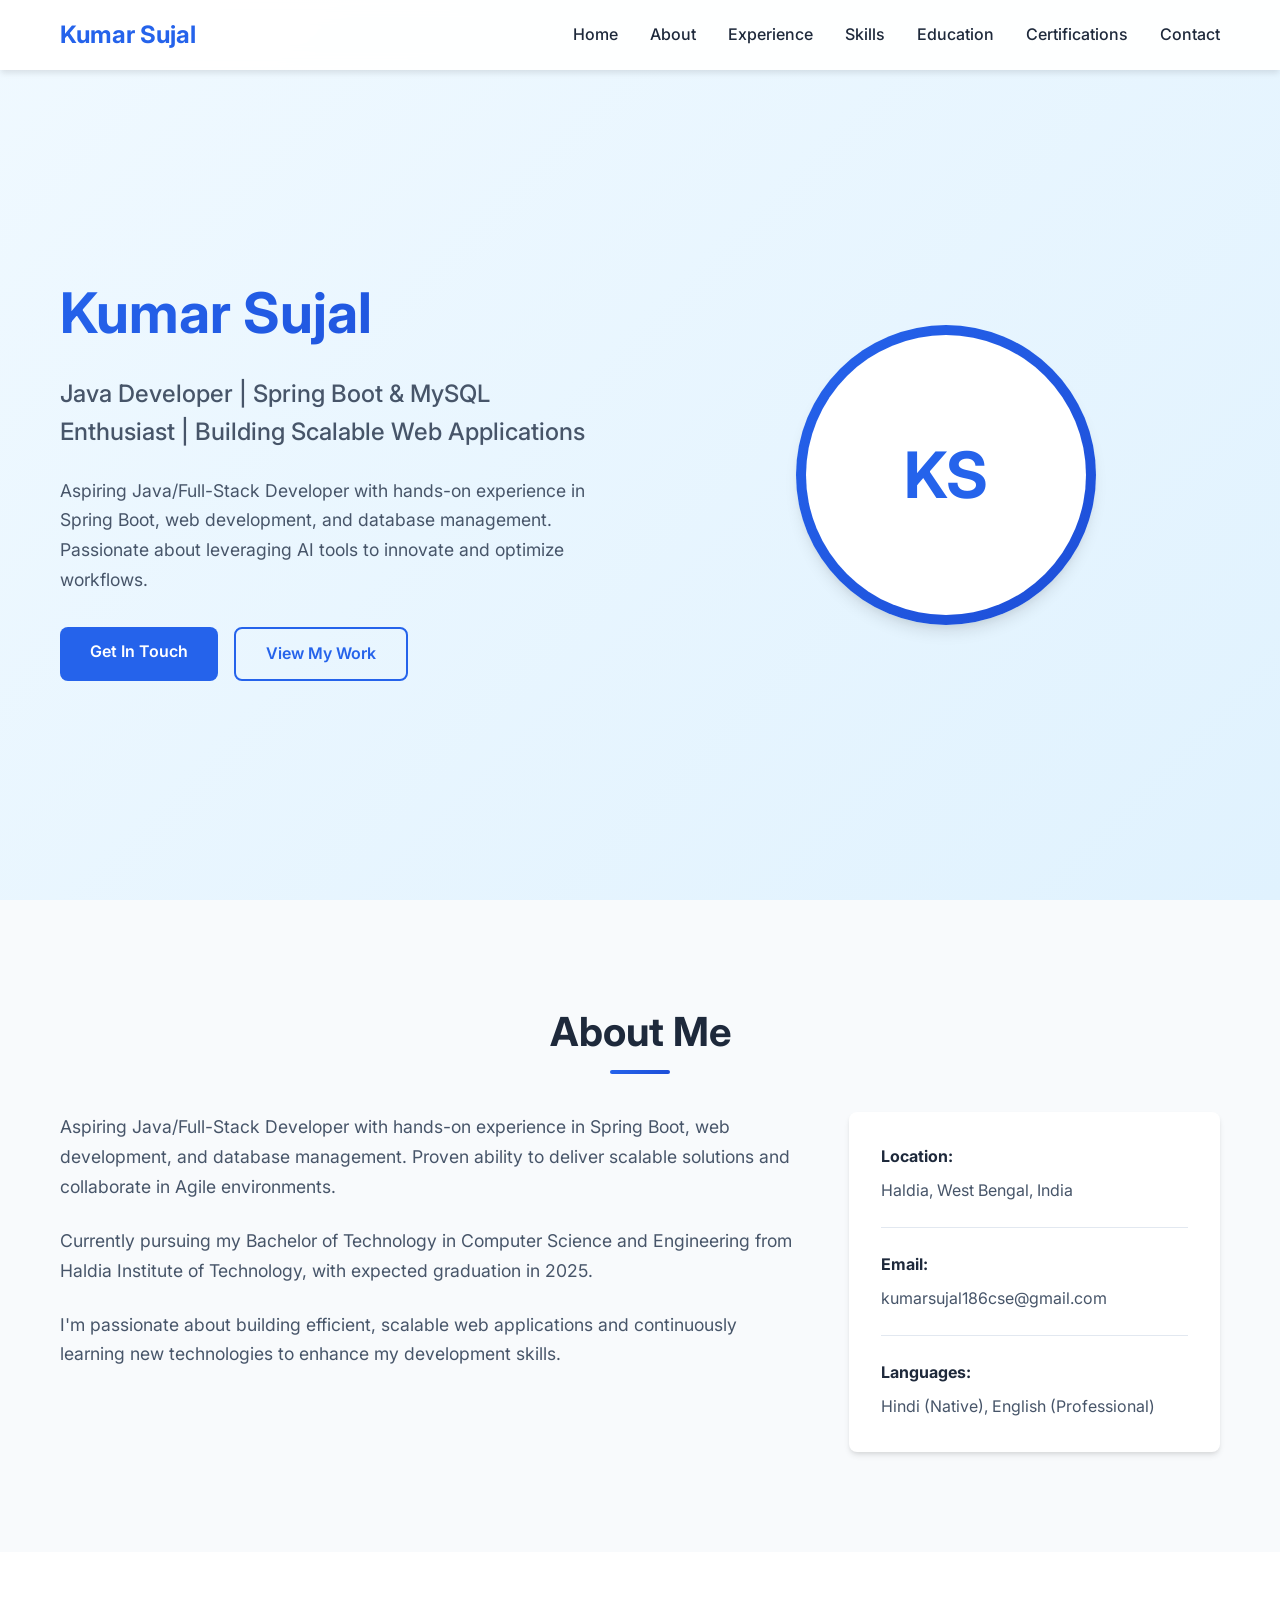
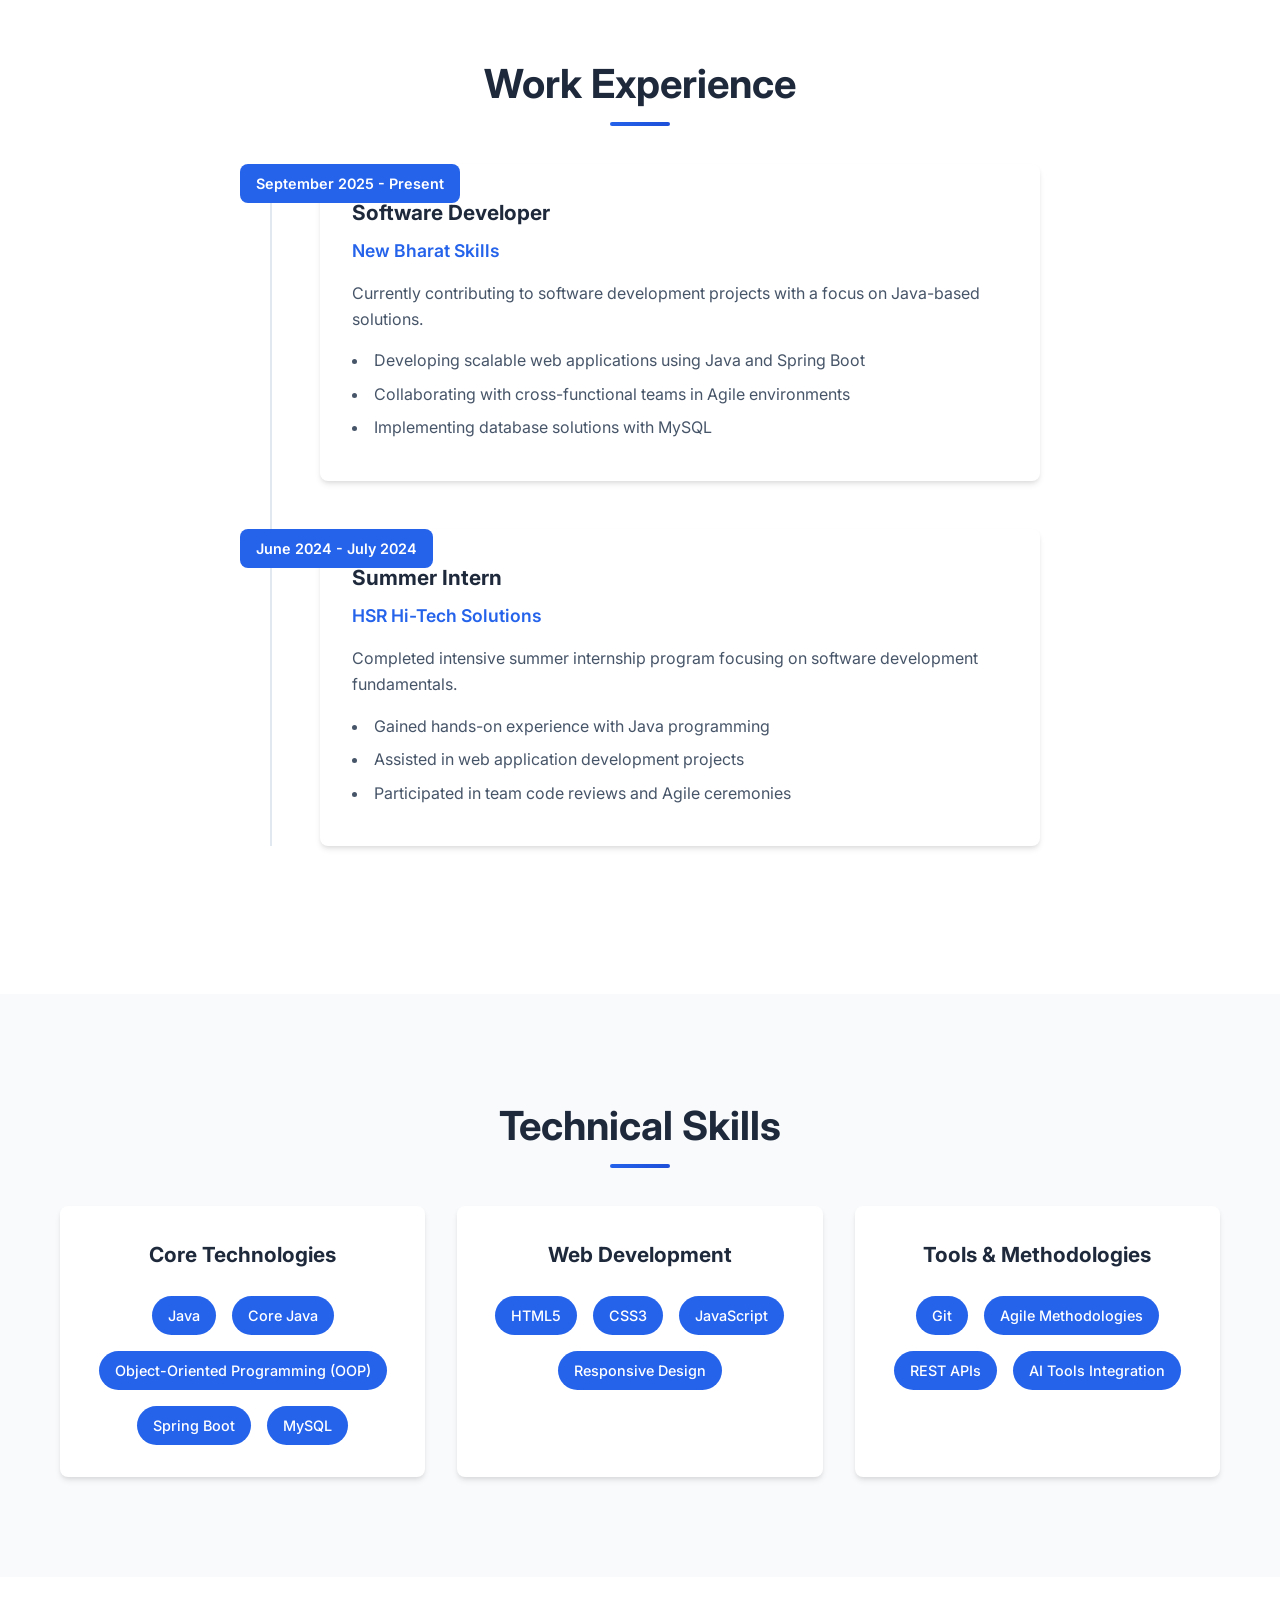
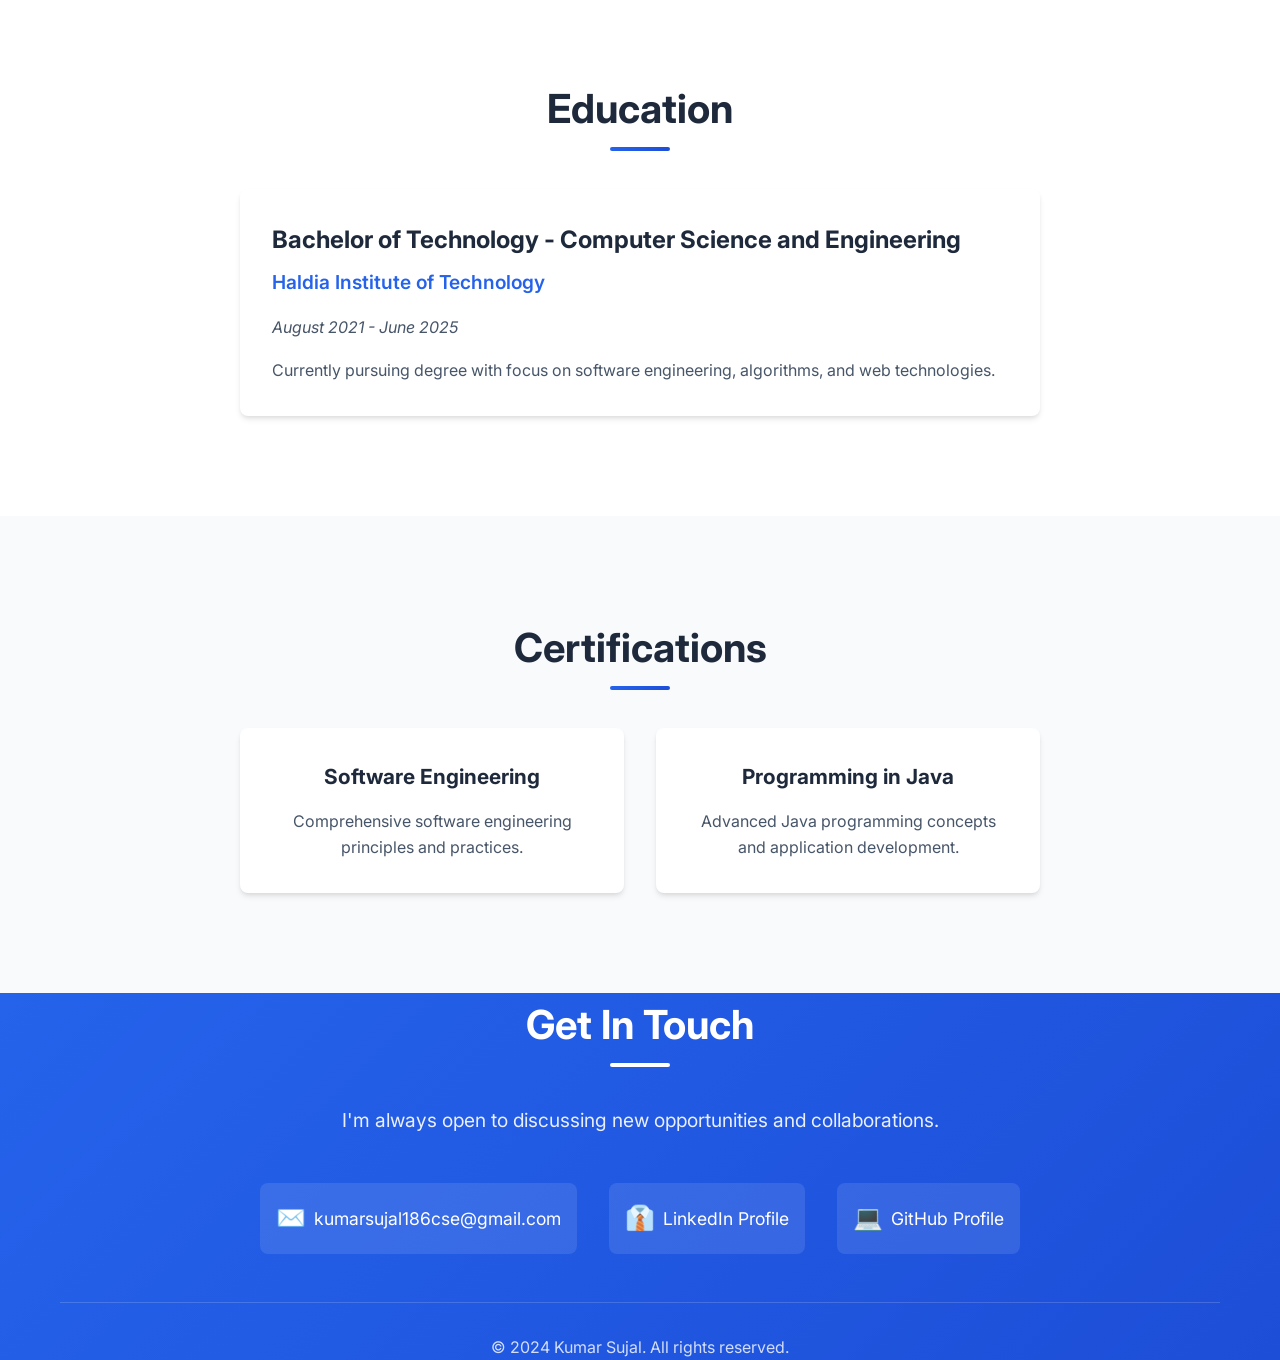
<file: index.html>
<!DOCTYPE html>
<html lang="en">
<head>
    <meta charset="UTF-8">
    <meta name="viewport" content="width=device-width, initial-scale=1.0">
    <title>Kumar Sujal - Java Developer</title>
    <link rel="stylesheet" href="styles.css">
    <link rel="preconnect" href="https://fonts.googleapis.com">
    <link rel="preconnect" href="https://fonts.gstatic.com" crossorigin>
    <link href="https://fonts.googleapis.com/css2?family=Inter:wght@300;400;500;600;700&display=swap" rel="stylesheet">
</head>
<body>
    <!-- Navigation -->
    <nav id="navbar">
        <div class="nav-container">
            <div class="nav-logo">
                <a href="#home">Kumar Sujal</a>
            </div>
            <ul class="nav-menu">
                <li class="nav-item"><a href="#home" class="nav-link">Home</a></li>
                <li class="nav-item"><a href="#about" class="nav-link">About</a></li>
                <li class="nav-item"><a href="#experience" class="nav-link">Experience</a></li>
                <li class="nav-item"><a href="#skills" class="nav-link">Skills</a></li>
                <li class="nav-item"><a href="#education" class="nav-link">Education</a></li>
                <li class="nav-item"><a href="#certifications" class="nav-link">Certifications</a></li>
                <li class="nav-item"><a href="#contact" class="nav-link">Contact</a></li>
            </ul>
            <div class="hamburger">
                <span class="bar"></span>
                <span class="bar"></span>
                <span class="bar"></span>
            </div>
        </div>
    </nav>

    <!-- Hero Section -->
    <section id="home" class="hero">
        <div class="hero-container">
            <div class="hero-text">
                <h1 class="hero-title">Kumar Sujal</h1>
                <h2 class="hero-subtitle">Java Developer | Spring Boot & MySQL Enthusiast | Building Scalable Web Applications</h2>
                <p class="hero-description">Aspiring Java/Full-Stack Developer with hands-on experience in Spring Boot, web development, and database management. Passionate about leveraging AI tools to innovate and optimize workflows.</p>
                <div class="hero-buttons">
                    <a href="#contact" class="btn btn-primary">Get In Touch</a>
                    <a href="#experience" class="btn btn-secondary">View My Work</a>
                </div>
            </div>
            <div class="hero-image">
                <div class="profile-picture">
                    <!-- Placeholder for profile picture - replace with your actual image -->
                    <div class="profile-placeholder">
                        <span>KS</span>
                    </div>
                </div>
            </div>
        </div>
    </section>

    <!-- About Section -->
    <section id="about" class="about">
        <div class="container">
            <h2 class="section-title">About Me</h2>
            <div class="about-content">
                <div class="about-text">
                    <p>Aspiring Java/Full-Stack Developer with hands-on experience in Spring Boot, web development, and database management. Proven ability to deliver scalable solutions and collaborate in Agile environments.</p>
                    <p>Currently pursuing my Bachelor of Technology in Computer Science and Engineering from Haldia Institute of Technology, with expected graduation in 2025.</p>
                    <p>I'm passionate about building efficient, scalable web applications and continuously learning new technologies to enhance my development skills.</p>
                </div>
                <div class="about-details">
                    <div class="detail-item">
                        <strong>Location:</strong>
                        <span>Haldia, West Bengal, India</span>
                    </div>
                    <div class="detail-item">
                        <strong>Email:</strong>
                        <span>kumarsujal186cse@gmail.com</span>
                    </div>
                    <div class="detail-item">
                        <strong>Languages:</strong>
                        <span>Hindi (Native), English (Professional)</span>
                    </div>
                </div>
            </div>
        </div>
    </section>

    <!-- Experience Section -->
    <section id="experience" class="experience">
        <div class="container">
            <h2 class="section-title">Work Experience</h2>
            <div class="timeline">
                <div class="timeline-item">
                    <div class="timeline-date">September 2025 - Present</div>
                    <div class="timeline-content">
                        <h3>Software Developer</h3>
                        <h4>New Bharat Skills</h4>
                        <p>Currently contributing to software development projects with a focus on Java-based solutions.</p>
                        <ul>
                            <li>Developing scalable web applications using Java and Spring Boot</li>
                            <li>Collaborating with cross-functional teams in Agile environments</li>
                            <li>Implementing database solutions with MySQL</li>
                        </ul>
                    </div>
                </div>
                <div class="timeline-item">
                    <div class="timeline-date">June 2024 - July 2024</div>
                    <div class="timeline-content">
                        <h3>Summer Intern</h3>
                        <h4>HSR Hi-Tech Solutions</h4>
                        <p>Completed intensive summer internship program focusing on software development fundamentals.</p>
                        <ul>
                            <li>Gained hands-on experience with Java programming</li>
                            <li>Assisted in web application development projects</li>
                            <li>Participated in team code reviews and Agile ceremonies</li>
                        </ul>
                    </div>
                </div>
            </div>
        </div>
    </section>

    <!-- Skills Section -->
    <section id="skills" class="skills">
        <div class="container">
            <h2 class="section-title">Technical Skills</h2>
            <div class="skills-container">
                <div class="skill-category">
                    <h3>Core Technologies</h3>
                    <div class="skill-tags">
                        <span class="skill-tag">Java</span>
                        <span class="skill-tag">Core Java</span>
                        <span class="skill-tag">Object-Oriented Programming (OOP)</span>
                        <span class="skill-tag">Spring Boot</span>
                        <span class="skill-tag">MySQL</span>
                    </div>
                </div>
                <div class="skill-category">
                    <h3>Web Development</h3>
                    <div class="skill-tags">
                        <span class="skill-tag">HTML5</span>
                        <span class="skill-tag">CSS3</span>
                        <span class="skill-tag">JavaScript</span>
                        <span class="skill-tag">Responsive Design</span>
                    </div>
                </div>
                <div class="skill-category">
                    <h3>Tools & Methodologies</h3>
                    <div class="skill-tags">
                        <span class="skill-tag">Git</span>
                        <span class="skill-tag">Agile Methodologies</span>
                        <span class="skill-tag">REST APIs</span>
                        <span class="skill-tag">AI Tools Integration</span>
                    </div>
                </div>
            </div>
        </div>
    </section>

    <!-- Education Section -->
    <section id="education" class="education">
        <div class="container">
            <h2 class="section-title">Education</h2>
            <div class="education-item">
                <h3>Bachelor of Technology - Computer Science and Engineering</h3>
                <h4>Haldia Institute of Technology</h4>
                <p class="education-date">August 2021 - June 2025</p>
                <p>Currently pursuing degree with focus on software engineering, algorithms, and web technologies.</p>
            </div>
        </div>
    </section>

    <!-- Certifications Section -->
    <section id="certifications" class="certifications">
        <div class="container">
            <h2 class="section-title">Certifications</h2>
            <div class="certifications-grid">
                <div class="certification-card">
                    <h3>Software Engineering</h3>
                    <p>Comprehensive software engineering principles and practices.</p>
                </div>
                <div class="certification-card">
                    <h3>Programming in Java</h3>
                    <p>Advanced Java programming concepts and application development.</p>
                </div>
            </div>
        </div>
    </section>

    <!-- Contact Section -->
    <footer id="contact" class="contact">
        <div class="container">
            <h2 class="section-title">Get In Touch</h2>
            <p class="contact-description">I'm always open to discussing new opportunities and collaborations.</p>
            <div class="contact-links">
                <a href="mailto:kumarsujal186cse@gmail.com" class="contact-link">
                    <span class="contact-icon">✉️</span>
                    <span>kumarsujal186cse@gmail.com</span>
                </a>
                <a href="https://www.linkedin.com/in/kumarsujal11/" target="_blank" class="contact-link">
                    <span class="contact-icon">👔</span>
                    <span>LinkedIn Profile</span>
                </a>
                <a href="https://github.com/yourusername" target="_blank" class="contact-link">
                    <span class="contact-icon">💻</span>
                    <span>GitHub Profile</span>
                </a>
            </div>
            <div class="copyright">
                <p>&copy; 2024 Kumar Sujal. All rights reserved.</p>
            </div>
        </div>
    </footer>

    <script src="script.js"></script>
</body>
</html>
</file>
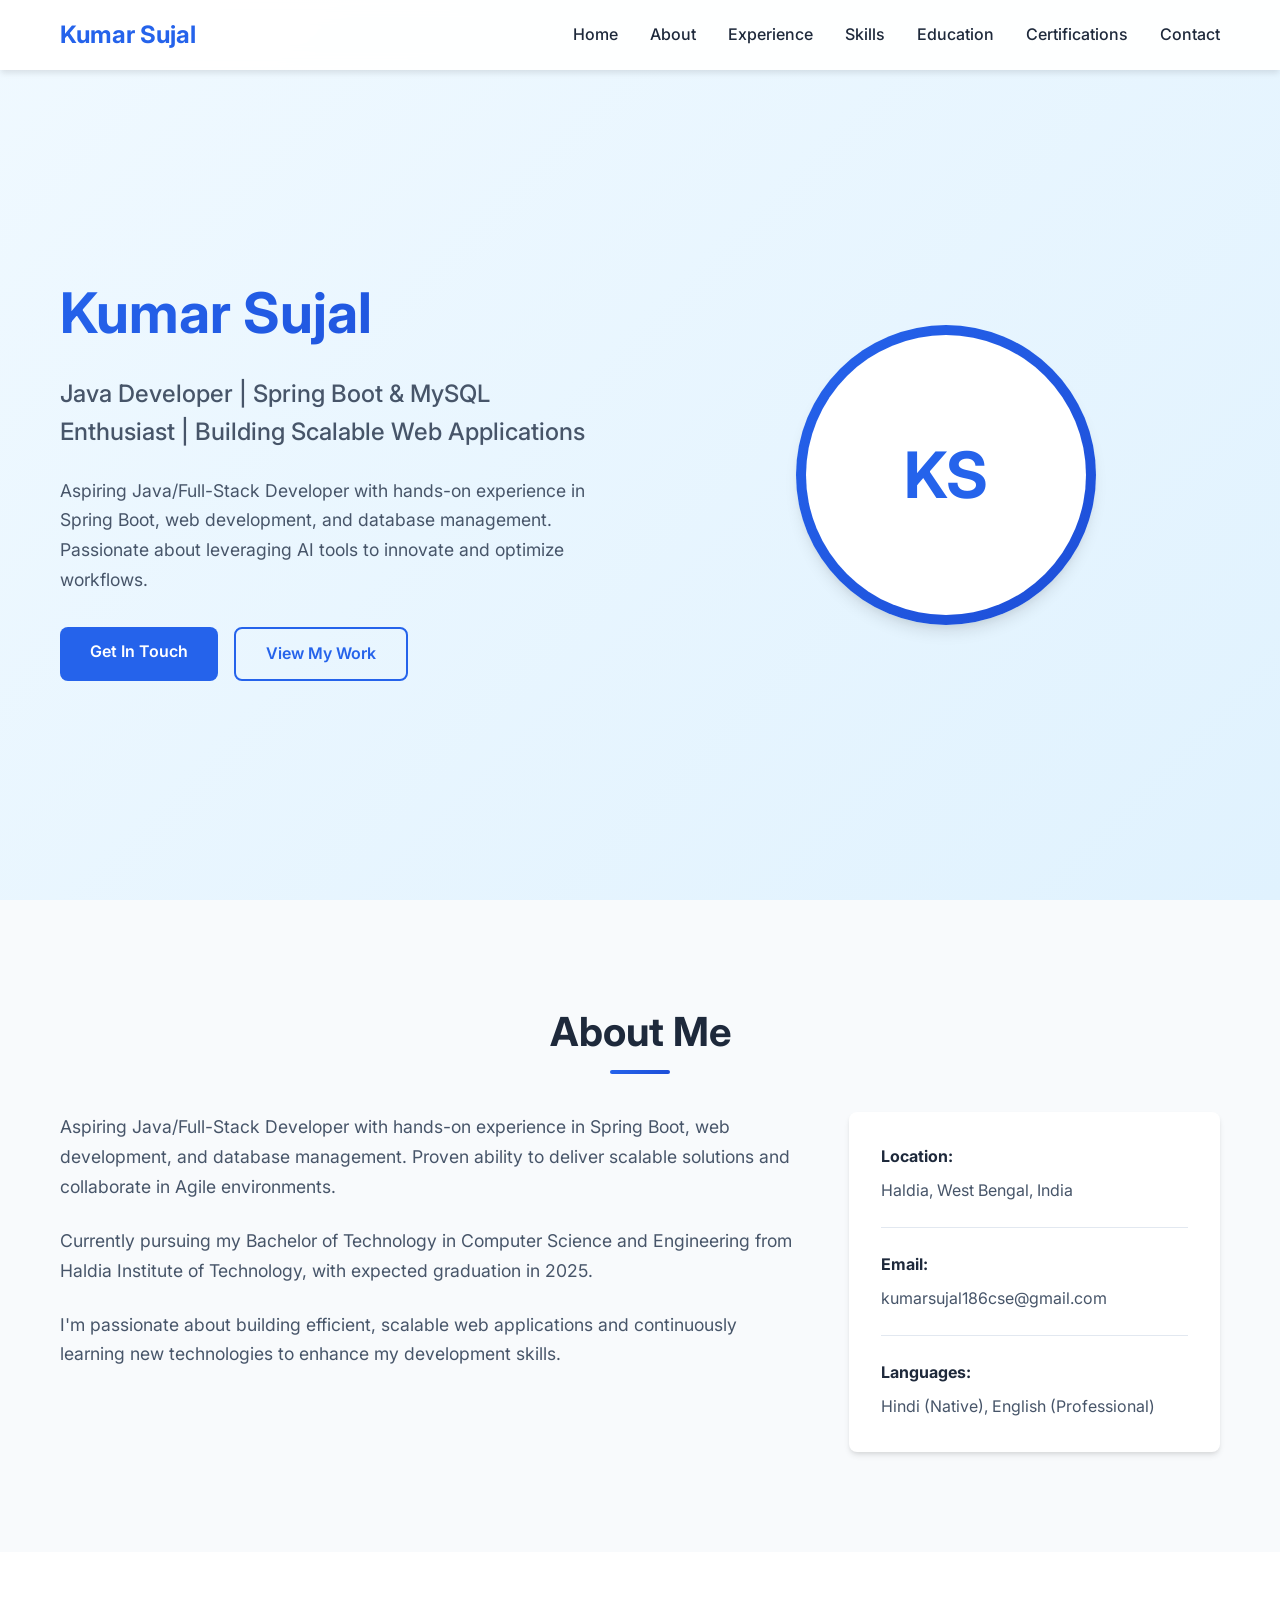
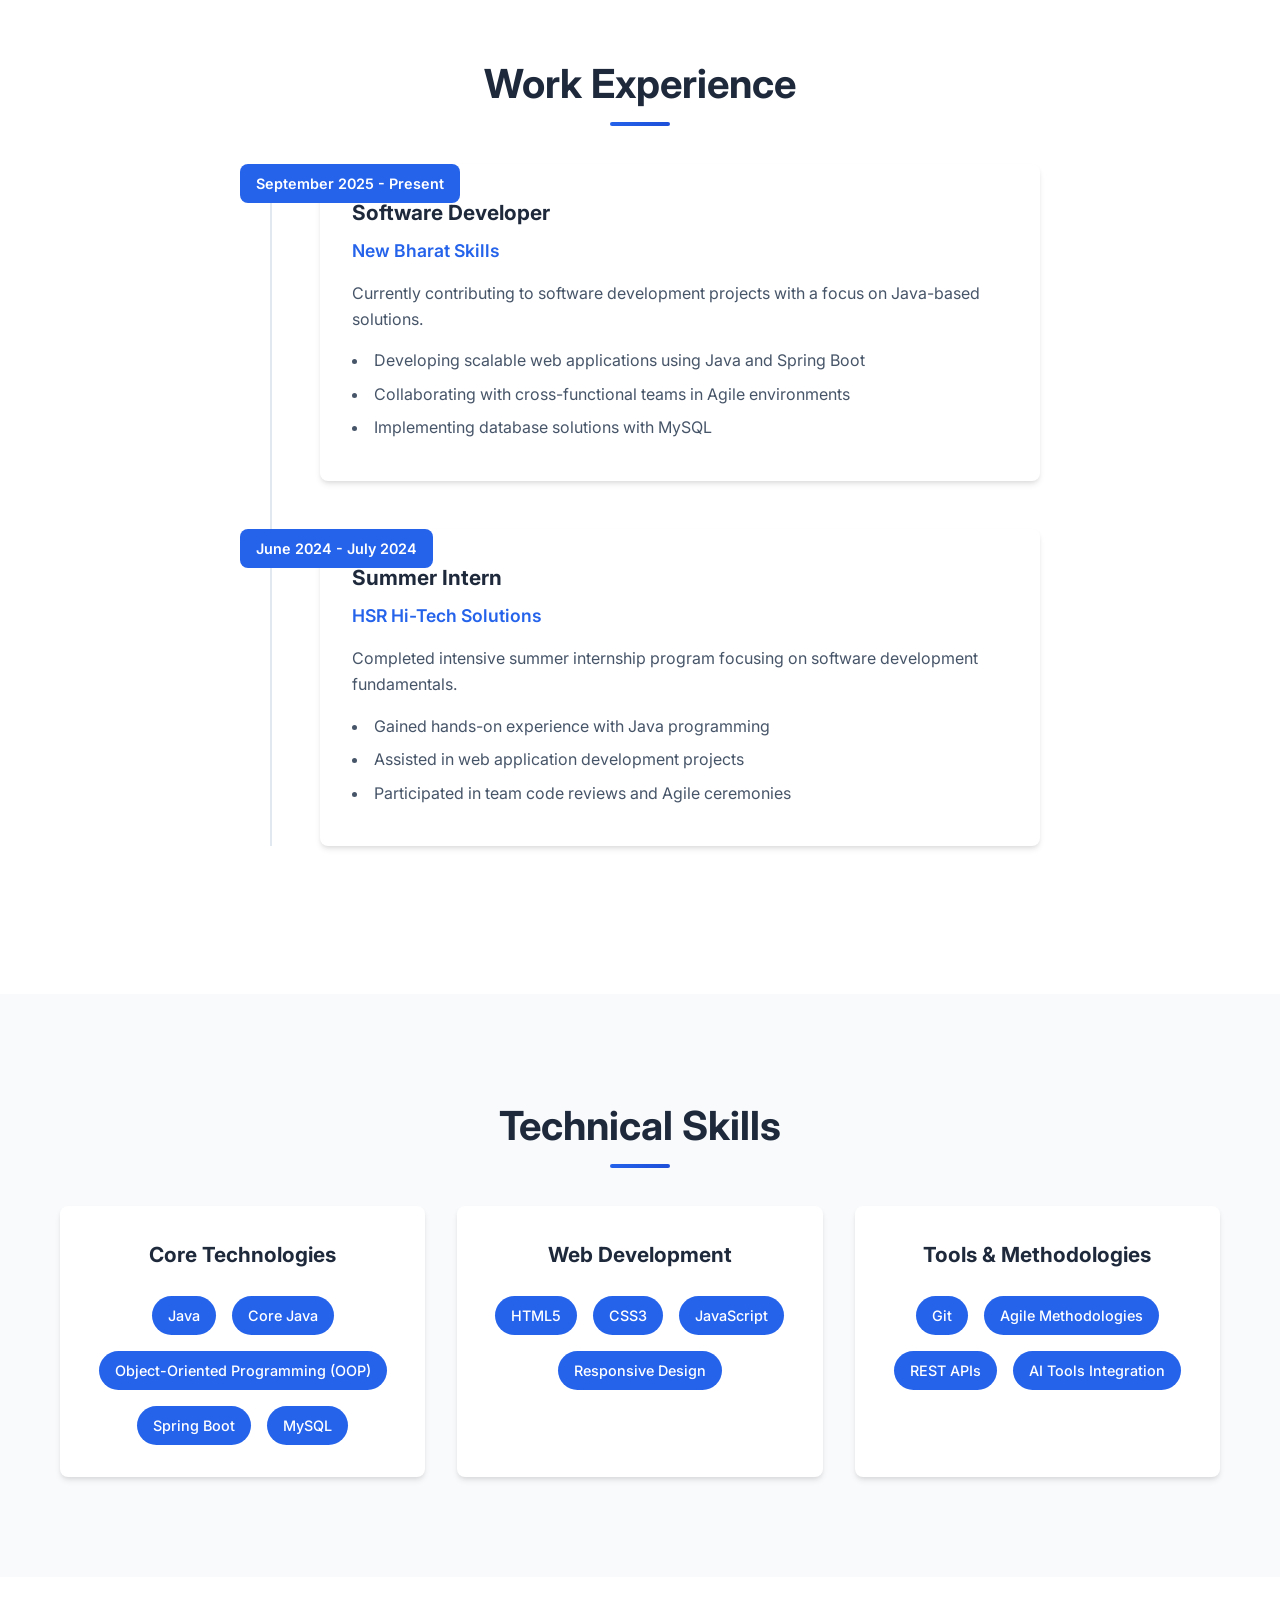
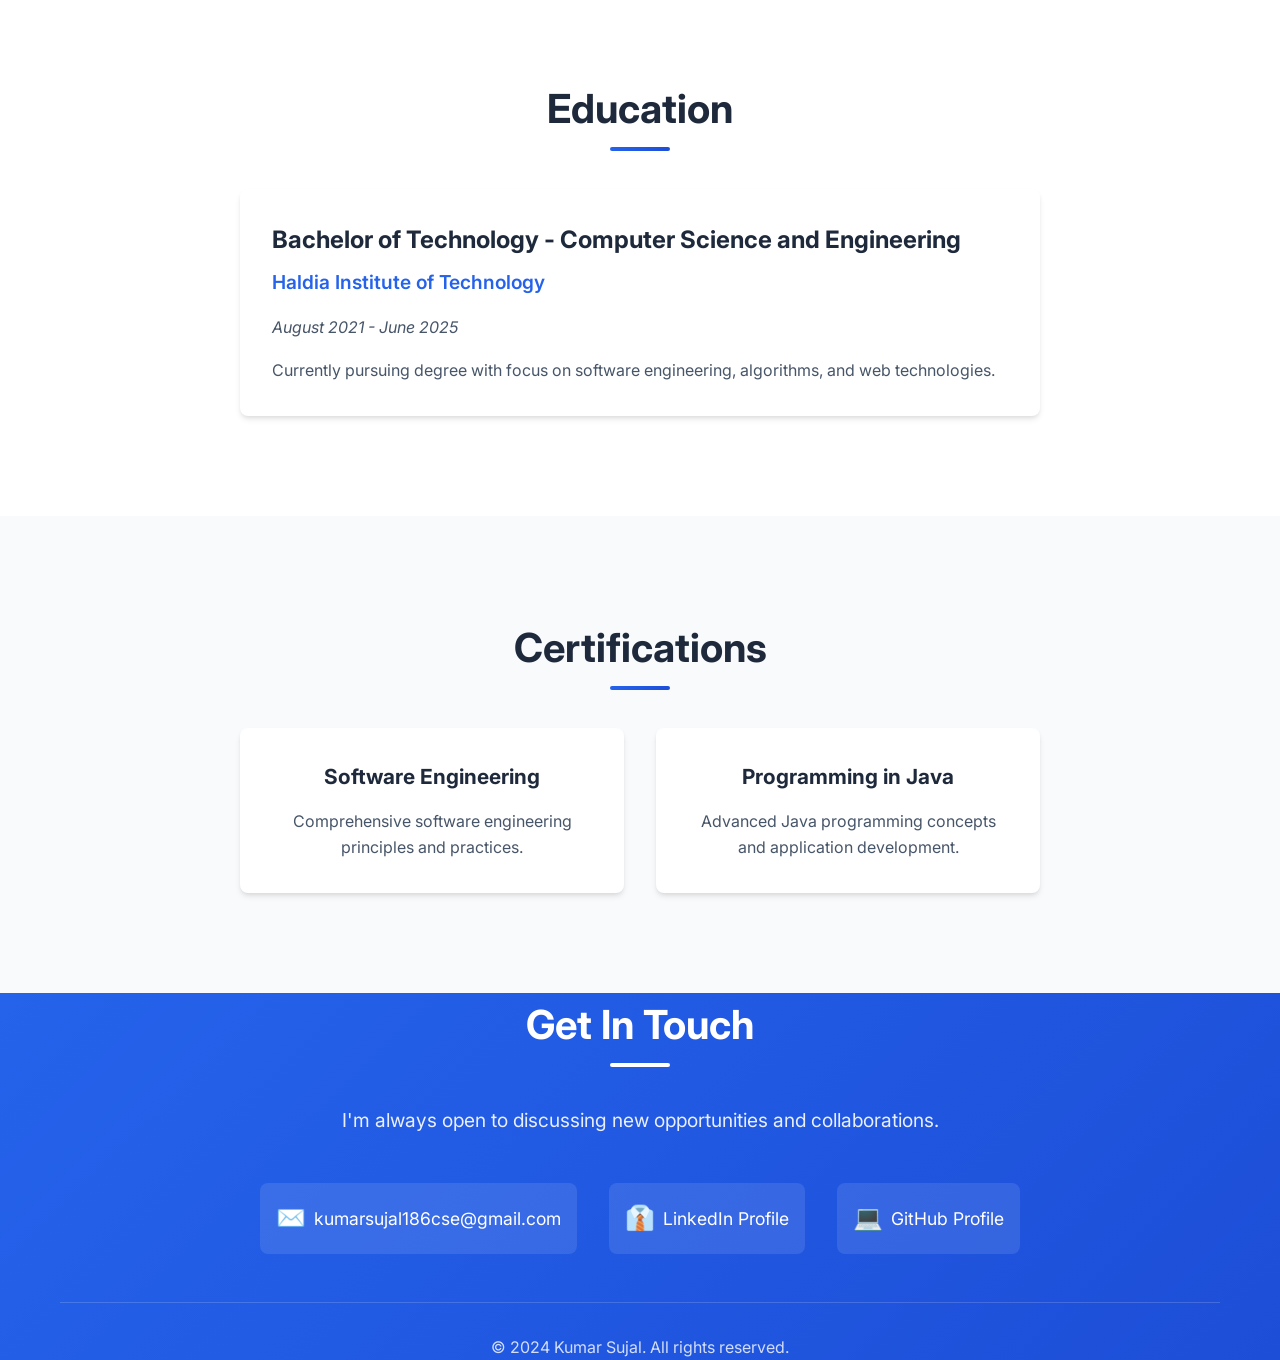
<file: index.html.html>
<!DOCTYPE html>
<html lang="en">
<head>
    <meta charset="UTF-8">
    <meta name="viewport" content="width=device-width, initial-scale=1.0">
    <title>Kumar Sujal - Java Developer</title>
    <link rel="stylesheet" href="styles.css">
    <link rel="preconnect" href="https://fonts.googleapis.com">
    <link rel="preconnect" href="https://fonts.gstatic.com" crossorigin>
    <link href="https://fonts.googleapis.com/css2?family=Inter:wght@300;400;500;600;700&display=swap" rel="stylesheet">
</head>
<body>
    <!-- Navigation -->
    <nav id="navbar">
        <div class="nav-container">
            <div class="nav-logo">
                <a href="#home">Kumar Sujal</a>
            </div>
            <ul class="nav-menu">
                <li class="nav-item"><a href="#home" class="nav-link">Home</a></li>
                <li class="nav-item"><a href="#about" class="nav-link">About</a></li>
                <li class="nav-item"><a href="#experience" class="nav-link">Experience</a></li>
                <li class="nav-item"><a href="#skills" class="nav-link">Skills</a></li>
                <li class="nav-item"><a href="#education" class="nav-link">Education</a></li>
                <li class="nav-item"><a href="#certifications" class="nav-link">Certifications</a></li>
                <li class="nav-item"><a href="#contact" class="nav-link">Contact</a></li>
            </ul>
            <div class="hamburger">
                <span class="bar"></span>
                <span class="bar"></span>
                <span class="bar"></span>
            </div>
        </div>
    </nav>

    <!-- Hero Section -->
    <section id="home" class="hero">
        <div class="hero-container">
            <div class="hero-text">
                <h1 class="hero-title">Kumar Sujal</h1>
                <h2 class="hero-subtitle">Java Developer | Spring Boot & MySQL Enthusiast | Building Scalable Web Applications</h2>
                <p class="hero-description">Aspiring Java/Full-Stack Developer with hands-on experience in Spring Boot, web development, and database management. Passionate about leveraging AI tools to innovate and optimize workflows.</p>
                <div class="hero-buttons">
                    <a href="#contact" class="btn btn-primary">Get In Touch</a>
                    <a href="#experience" class="btn btn-secondary">View My Work</a>
                </div>
            </div>
            <div class="hero-image">
                <div class="profile-picture">
                    <!-- Placeholder for profile picture - replace with your actual image -->
                    <div class="profile-placeholder">
                        <span>KS</span>
                    </div>
                </div>
            </div>
        </div>
    </section>

    <!-- About Section -->
    <section id="about" class="about">
        <div class="container">
            <h2 class="section-title">About Me</h2>
            <div class="about-content">
                <div class="about-text">
                    <p>Aspiring Java/Full-Stack Developer with hands-on experience in Spring Boot, web development, and database management. Proven ability to deliver scalable solutions and collaborate in Agile environments.</p>
                    <p>Currently pursuing my Bachelor of Technology in Computer Science and Engineering from Haldia Institute of Technology, with expected graduation in 2025.</p>
                    <p>I'm passionate about building efficient, scalable web applications and continuously learning new technologies to enhance my development skills.</p>
                </div>
                <div class="about-details">
                    <div class="detail-item">
                        <strong>Location:</strong>
                        <span>Haldia, West Bengal, India</span>
                    </div>
                    <div class="detail-item">
                        <strong>Email:</strong>
                        <span>kumarsujal186cse@gmail.com</span>
                    </div>
                    <div class="detail-item">
                        <strong>Languages:</strong>
                        <span>Hindi (Native), English (Professional)</span>
                    </div>
                </div>
            </div>
        </div>
    </section>

    <!-- Experience Section -->
    <section id="experience" class="experience">
        <div class="container">
            <h2 class="section-title">Work Experience</h2>
            <div class="timeline">
                <div class="timeline-item">
                    <div class="timeline-date">September 2025 - Present</div>
                    <div class="timeline-content">
                        <h3>Software Developer</h3>
                        <h4>New Bharat Skills</h4>
                        <p>Currently contributing to software development projects with a focus on Java-based solutions.</p>
                        <ul>
                            <li>Developing scalable web applications using Java and Spring Boot</li>
                            <li>Collaborating with cross-functional teams in Agile environments</li>
                            <li>Implementing database solutions with MySQL</li>
                        </ul>
                    </div>
                </div>
                <div class="timeline-item">
                    <div class="timeline-date">June 2024 - July 2024</div>
                    <div class="timeline-content">
                        <h3>Summer Intern</h3>
                        <h4>HSR Hi-Tech Solutions</h4>
                        <p>Completed intensive summer internship program focusing on software development fundamentals.</p>
                        <ul>
                            <li>Gained hands-on experience with Java programming</li>
                            <li>Assisted in web application development projects</li>
                            <li>Participated in team code reviews and Agile ceremonies</li>
                        </ul>
                    </div>
                </div>
            </div>
        </div>
    </section>

    <!-- Skills Section -->
    <section id="skills" class="skills">
        <div class="container">
            <h2 class="section-title">Technical Skills</h2>
            <div class="skills-container">
                <div class="skill-category">
                    <h3>Core Technologies</h3>
                    <div class="skill-tags">
                        <span class="skill-tag">Java</span>
                        <span class="skill-tag">Core Java</span>
                        <span class="skill-tag">Object-Oriented Programming (OOP)</span>
                        <span class="skill-tag">Spring Boot</span>
                        <span class="skill-tag">MySQL</span>
                    </div>
                </div>
                <div class="skill-category">
                    <h3>Web Development</h3>
                    <div class="skill-tags">
                        <span class="skill-tag">HTML5</span>
                        <span class="skill-tag">CSS3</span>
                        <span class="skill-tag">JavaScript</span>
                        <span class="skill-tag">Responsive Design</span>
                    </div>
                </div>
                <div class="skill-category">
                    <h3>Tools & Methodologies</h3>
                    <div class="skill-tags">
                        <span class="skill-tag">Git</span>
                        <span class="skill-tag">Agile Methodologies</span>
                        <span class="skill-tag">REST APIs</span>
                        <span class="skill-tag">AI Tools Integration</span>
                    </div>
                </div>
            </div>
        </div>
    </section>

    <!-- Education Section -->
    <section id="education" class="education">
        <div class="container">
            <h2 class="section-title">Education</h2>
            <div class="education-item">
                <h3>Bachelor of Technology - Computer Science and Engineering</h3>
                <h4>Haldia Institute of Technology</h4>
                <p class="education-date">August 2021 - June 2025</p>
                <p>Currently pursuing degree with focus on software engineering, algorithms, and web technologies.</p>
            </div>
        </div>
    </section>

    <!-- Certifications Section -->
    <section id="certifications" class="certifications">
        <div class="container">
            <h2 class="section-title">Certifications</h2>
            <div class="certifications-grid">
                <div class="certification-card">
                    <h3>Software Engineering</h3>
                    <p>Comprehensive software engineering principles and practices.</p>
                </div>
                <div class="certification-card">
                    <h3>Programming in Java</h3>
                    <p>Advanced Java programming concepts and application development.</p>
                </div>
            </div>
        </div>
    </section>

    <!-- Contact Section -->
    <footer id="contact" class="contact">
        <div class="container">
            <h2 class="section-title">Get In Touch</h2>
            <p class="contact-description">I'm always open to discussing new opportunities and collaborations.</p>
            <div class="contact-links">
                <a href="mailto:kumarsujal186cse@gmail.com" class="contact-link">
                    <span class="contact-icon">✉️</span>
                    <span>kumarsujal186cse@gmail.com</span>
                </a>
                <a href="https://www.linkedin.com/in/kumarsujal11/" target="_blank" class="contact-link">
                    <span class="contact-icon">👔</span>
                    <span>LinkedIn Profile</span>
                </a>
                <a href="https://github.com/yourusername" target="_blank" class="contact-link">
                    <span class="contact-icon">💻</span>
                    <span>GitHub Profile</span>
                </a>
            </div>
            <div class="copyright">
                <p>&copy; 2024 Kumar Sujal. All rights reserved.</p>
            </div>
        </div>
    </footer>

    <script src="script.js"></script>
</body>
</html>
</file>
<file: styles.css>
/* CSS Reset and Base Styles */
* {
    margin: 0;
    padding: 0;
    box-sizing: border-box;
}

:root {
    --primary-color: #2563eb;
    --primary-dark: #1d4ed8;
    --secondary-color: #64748b;
    --background-color: #ffffff;
    --surface-color: #f8fafc;
    --text-primary: #1e293b;
    --text-secondary: #475569;
    --text-light: #94a3b8;
    --border-color: #e2e8f0;
    --shadow: 0 4px 6px -1px rgba(0, 0, 0, 0.1), 0 2px 4px -1px rgba(0, 0, 0, 0.06);
    --shadow-lg: 0 10px 15px -3px rgba(0, 0, 0, 0.1), 0 4px 6px -2px rgba(0, 0, 0, 0.05);
    --border-radius: 8px;
    --transition: all 0.3s ease;
}

html {
    scroll-behavior: smooth;
}

body {
    font-family: 'Inter', -apple-system, BlinkMacSystemFont, 'Segoe UI', Roboto, Oxygen, Ubuntu, Cantarell, sans-serif;
    line-height: 1.6;
    color: var(--text-primary);
    background-color: var(--background-color);
}

.container {
    max-width: 1200px;
    margin: 0 auto;
    padding: 0 20px;
}

/* Navigation Styles */
#navbar {
    position: fixed;
    top: 0;
    width: 100%;
    background-color: rgba(255, 255, 255, 0.95);
    backdrop-filter: blur(10px);
    z-index: 1000;
    box-shadow: var(--shadow);
    transition: var(--transition);
}

.nav-container {
    max-width: 1200px;
    margin: 0 auto;
    padding: 0 20px;
    display: flex;
    justify-content: space-between;
    align-items: center;
    height: 70px;
}

.nav-logo a {
    font-size: 1.5rem;
    font-weight: 700;
    color: var(--primary-color);
    text-decoration: none;
}

.nav-menu {
    display: flex;
    list-style: none;
    gap: 2rem;
}

.nav-link {
    text-decoration: none;
    color: var(--text-primary);
    font-weight: 500;
    transition: var(--transition);
    position: relative;
}

.nav-link:hover {
    color: var(--primary-color);
}

.nav-link::after {
    content: '';
    position: absolute;
    bottom: -5px;
    left: 0;
    width: 0;
    height: 2px;
    background-color: var(--primary-color);
    transition: var(--transition);
}

.nav-link:hover::after {
    width: 100%;
}

.hamburger {
    display: none;
    flex-direction: column;
    cursor: pointer;
}

.bar {
    width: 25px;
    height: 3px;
    background-color: var(--text-primary);
    margin: 3px 0;
    transition: var(--transition);
}

/* Hero Section */
.hero {
    min-height: 100vh;
    display: flex;
    align-items: center;
    padding: 100px 0 50px;
    background: linear-gradient(135deg, #f0f9ff 0%, #e0f2fe 100%);
}

.hero-container {
    max-width: 1200px;
    margin: 0 auto;
    padding: 0 20px;
    display: grid;
    grid-template-columns: 1fr 1fr;
    gap: 4rem;
    align-items: center;
}

.hero-title {
    font-size: 3.5rem;
    font-weight: 700;
    margin-bottom: 1rem;
    background: linear-gradient(135deg, var(--primary-color), var(--primary-dark));
    -webkit-background-clip: text;
    -webkit-text-fill-color: transparent;
    background-clip: text;
}

.hero-subtitle {
    font-size: 1.5rem;
    color: var(--text-secondary);
    margin-bottom: 1.5rem;
    font-weight: 500;
}

.hero-description {
    font-size: 1.1rem;
    color: var(--text-secondary);
    margin-bottom: 2rem;
    line-height: 1.7;
}

.hero-buttons {
    display: flex;
    gap: 1rem;
}

.btn {
    padding: 12px 30px;
    border-radius: var(--border-radius);
    text-decoration: none;
    font-weight: 600;
    transition: var(--transition);
    display: inline-block;
    border: none;
    cursor: pointer;
    font-size: 1rem;
}

.btn-primary {
    background-color: var(--primary-color);
    color: white;
}

.btn-primary:hover {
    background-color: var(--primary-dark);
    transform: translateY(-2px);
    box-shadow: var(--shadow-lg);
}

.btn-secondary {
    background-color: transparent;
    color: var(--primary-color);
    border: 2px solid var(--primary-color);
}

.btn-secondary:hover {
    background-color: var(--primary-color);
    color: white;
    transform: translateY(-2px);
    box-shadow: var(--shadow-lg);
}

.hero-image {
    display: flex;
    justify-content: center;
    align-items: center;
}

.profile-picture {
    width: 300px;
    height: 300px;
    border-radius: 50%;
    background: linear-gradient(135deg, var(--primary-color), var(--primary-dark));
    display: flex;
    align-items: center;
    justify-content: center;
    box-shadow: var(--shadow-lg);
}

.profile-placeholder {
    width: 280px;
    height: 280px;
    border-radius: 50%;
    background-color: white;
    display: flex;
    align-items: center;
    justify-content: center;
    font-size: 4rem;
    font-weight: 700;
    color: var(--primary-color);
}

/* Section Common Styles */
section {
    padding: 100px 0;
}

.section-title {
    font-size: 2.5rem;
    text-align: center;
    margin-bottom: 3rem;
    color: var(--text-primary);
    position: relative;
}

.section-title::after {
    content: '';
    position: absolute;
    bottom: -10px;
    left: 50%;
    transform: translateX(-50%);
    width: 60px;
    height: 4px;
    background: linear-gradient(135deg, var(--primary-color), var(--primary-dark));
    border-radius: 2px;
}

/* About Section */
.about {
    background-color: var(--surface-color);
}

.about-content {
    display: grid;
    grid-template-columns: 2fr 1fr;
    gap: 3rem;
    align-items: start;
}

.about-text p {
    margin-bottom: 1.5rem;
    color: var(--text-secondary);
    font-size: 1.1rem;
    line-height: 1.7;
}

.about-details {
    background: white;
    padding: 2rem;
    border-radius: var(--border-radius);
    box-shadow: var(--shadow);
}

.detail-item {
    margin-bottom: 1.5rem;
    padding-bottom: 1.5rem;
    border-bottom: 1px solid var(--border-color);
}

.detail-item:last-child {
    margin-bottom: 0;
    padding-bottom: 0;
    border-bottom: none;
}

.detail-item strong {
    display: block;
    color: var(--text-primary);
    margin-bottom: 0.5rem;
}

.detail-item span {
    color: var(--text-secondary);
}

/* Experience Section */
.timeline {
    position: relative;
    max-width: 800px;
    margin: 0 auto;
}

.timeline::before {
    content: '';
    position: absolute;
    left: 30px;
    top: 0;
    bottom: 0;
    width: 2px;
    background-color: var(--border-color);
}

.timeline-item {
    position: relative;
    margin-bottom: 3rem;
    padding-left: 80px;
}

.timeline-date {
    position: absolute;
    left: 0;
    top: 0;
    background-color: var(--primary-color);
    color: white;
    padding: 8px 16px;
    border-radius: var(--border-radius);
    font-weight: 600;
    font-size: 0.9rem;
}

.timeline-content {
    background: white;
    padding: 2rem;
    border-radius: var(--border-radius);
    box-shadow: var(--shadow);
    transition: var(--transition);
}

.timeline-content:hover {
    transform: translateY(-5px);
    box-shadow: var(--shadow-lg);
}

.timeline-content h3 {
    color: var(--text-primary);
    margin-bottom: 0.5rem;
    font-size: 1.3rem;
}

.timeline-content h4 {
    color: var(--primary-color);
    margin-bottom: 1rem;
    font-size: 1.1rem;
    font-weight: 600;
}

.timeline-content p {
    color: var(--text-secondary);
    margin-bottom: 1rem;
}

.timeline-content ul {
    list-style-position: inside;
    color: var(--text-secondary);
}

.timeline-content li {
    margin-bottom: 0.5rem;
}

/* Skills Section */
.skills {
    background-color: var(--surface-color);
}

.skills-container {
    display: grid;
    grid-template-columns: repeat(auto-fit, minmax(300px, 1fr));
    gap: 2rem;
}

.skill-category {
    background: white;
    padding: 2rem;
    border-radius: var(--border-radius);
    box-shadow: var(--shadow);
}

.skill-category h3 {
    color: var(--text-primary);
    margin-bottom: 1.5rem;
    font-size: 1.3rem;
    text-align: center;
}

.skill-tags {
    display: flex;
    flex-wrap: wrap;
    gap: 1rem;
    justify-content: center;
}

.skill-tag {
    background-color: var(--primary-color);
    color: white;
    padding: 8px 16px;
    border-radius: 20px;
    font-size: 0.9rem;
    font-weight: 500;
    transition: var(--transition);
}

.skill-tag:hover {
    background-color: var(--primary-dark);
    transform: translateY(-2px);
}

/* Education Section */
.education-item {
    background: white;
    padding: 2rem;
    border-radius: var(--border-radius);
    box-shadow: var(--shadow);
    max-width: 800px;
    margin: 0 auto;
    transition: var(--transition);
}

.education-item:hover {
    transform: translateY(-5px);
    box-shadow: var(--shadow-lg);
}

.education-item h3 {
    color: var(--text-primary);
    margin-bottom: 0.5rem;
    font-size: 1.5rem;
}

.education-item h4 {
    color: var(--primary-color);
    margin-bottom: 1rem;
    font-size: 1.2rem;
    font-weight: 600;
}

.education-date {
    color: var(--text-light);
    margin-bottom: 1rem;
    font-style: italic;
}

.education-item p {
    color: var(--text-secondary);
    line-height: 1.7;
}

/* Certifications Section */
.certifications {
    background-color: var(--surface-color);
}

.certifications-grid {
    display: grid;
    grid-template-columns: repeat(auto-fit, minmax(300px, 1fr));
    gap: 2rem;
    max-width: 800px;
    margin: 0 auto;
}

.certification-card {
    background: white;
    padding: 2rem;
    border-radius: var(--border-radius);
    box-shadow: var(--shadow);
    transition: var(--transition);
    text-align: center;
}

.certification-card:hover {
    transform: translateY(-5px);
    box-shadow: var(--shadow-lg);
}

.certification-card h3 {
    color: var(--text-primary);
    margin-bottom: 1rem;
    font-size: 1.3rem;
}

.certification-card p {
    color: var(--text-secondary);
    line-height: 1.6;
}

/* Contact Section */
.contact {
    background: linear-gradient(135deg, var(--primary-color), var(--primary-dark));
    color: white;
    text-align: center;
}

.contact .section-title {
    color: white;
}

.contact .section-title::after {
    background: white;
}

.contact-description {
    font-size: 1.2rem;
    margin-bottom: 3rem;
    opacity: 0.9;
}

.contact-links {
    display: flex;
    justify-content: center;
    flex-wrap: wrap;
    gap: 2rem;
    margin-bottom: 3rem;
}

.contact-link {
    display: flex;
    align-items: center;
    gap: 0.5rem;
    color: white;
    text-decoration: none;
    font-size: 1.1rem;
    transition: var(--transition);
    padding: 1rem;
    border-radius: var(--border-radius);
    background-color: rgba(255, 255, 255, 0.1);
}

.contact-link:hover {
    background-color: rgba(255, 255, 255, 0.2);
    transform: translateY(-2px);
}

.contact-icon {
    font-size: 1.5rem;
}

.copyright {
    border-top: 1px solid rgba(255, 255, 255, 0.2);
    padding-top: 2rem;
    opacity: 0.8;
}

/* Responsive Design */
@media (max-width: 768px) {
    .hamburger {
        display: flex;
    }

    .nav-menu {
        position: fixed;
        left: -100%;
        top: 70px;
        flex-direction: column;
        background-color: white;
        width: 100%;
        text-align: center;
        transition: var(--transition);
        box-shadow: var(--shadow);
        padding: 2rem 0;
        gap: 0;
    }

    .nav-menu.active {
        left: 0;
    }

    .nav-item {
        margin: 1rem 0;
    }

    .hero-container {
        grid-template-columns: 1fr;
        gap: 2rem;
        text-align: center;
    }

    .hero-title {
        font-size: 2.5rem;
    }

    .hero-subtitle {
        font-size: 1.2rem;
    }

    .hero-buttons {
        justify-content: center;
        flex-wrap: wrap;
    }

    .about-content {
        grid-template-columns: 1fr;
        gap: 2rem;
    }

    .timeline::before {
        left: 20px;
    }

    .timeline-item {
        padding-left: 60px;
    }

    .timeline-date {
        font-size: 0.8rem;
        padding: 6px 12px;
    }

    .contact-links {
        flex-direction: column;
        align-items: center;
    }

    section {
        padding: 60px 0;
    }

    .section-title {
        font-size: 2rem;
    }
}

@media (max-width: 480px) {
    .container {
        padding: 0 15px;
    }

    .hero-title {
        font-size: 2rem;
    }

    .profile-picture {
        width: 250px;
        height: 250px;
    }

    .profile-placeholder {
        width: 230px;
        height: 230px;
        font-size: 3rem;
    }

    .btn {
        padding: 10px 20px;
        font-size: 0.9rem;
    }
}

/* Animation for scroll reveal */
.reveal {
    opacity: 0;
    transform: translateY(30px);
    transition: all 0.8s ease;
}

.reveal.active {
    opacity: 1;
    transform: translateY(0);
}
</file>
